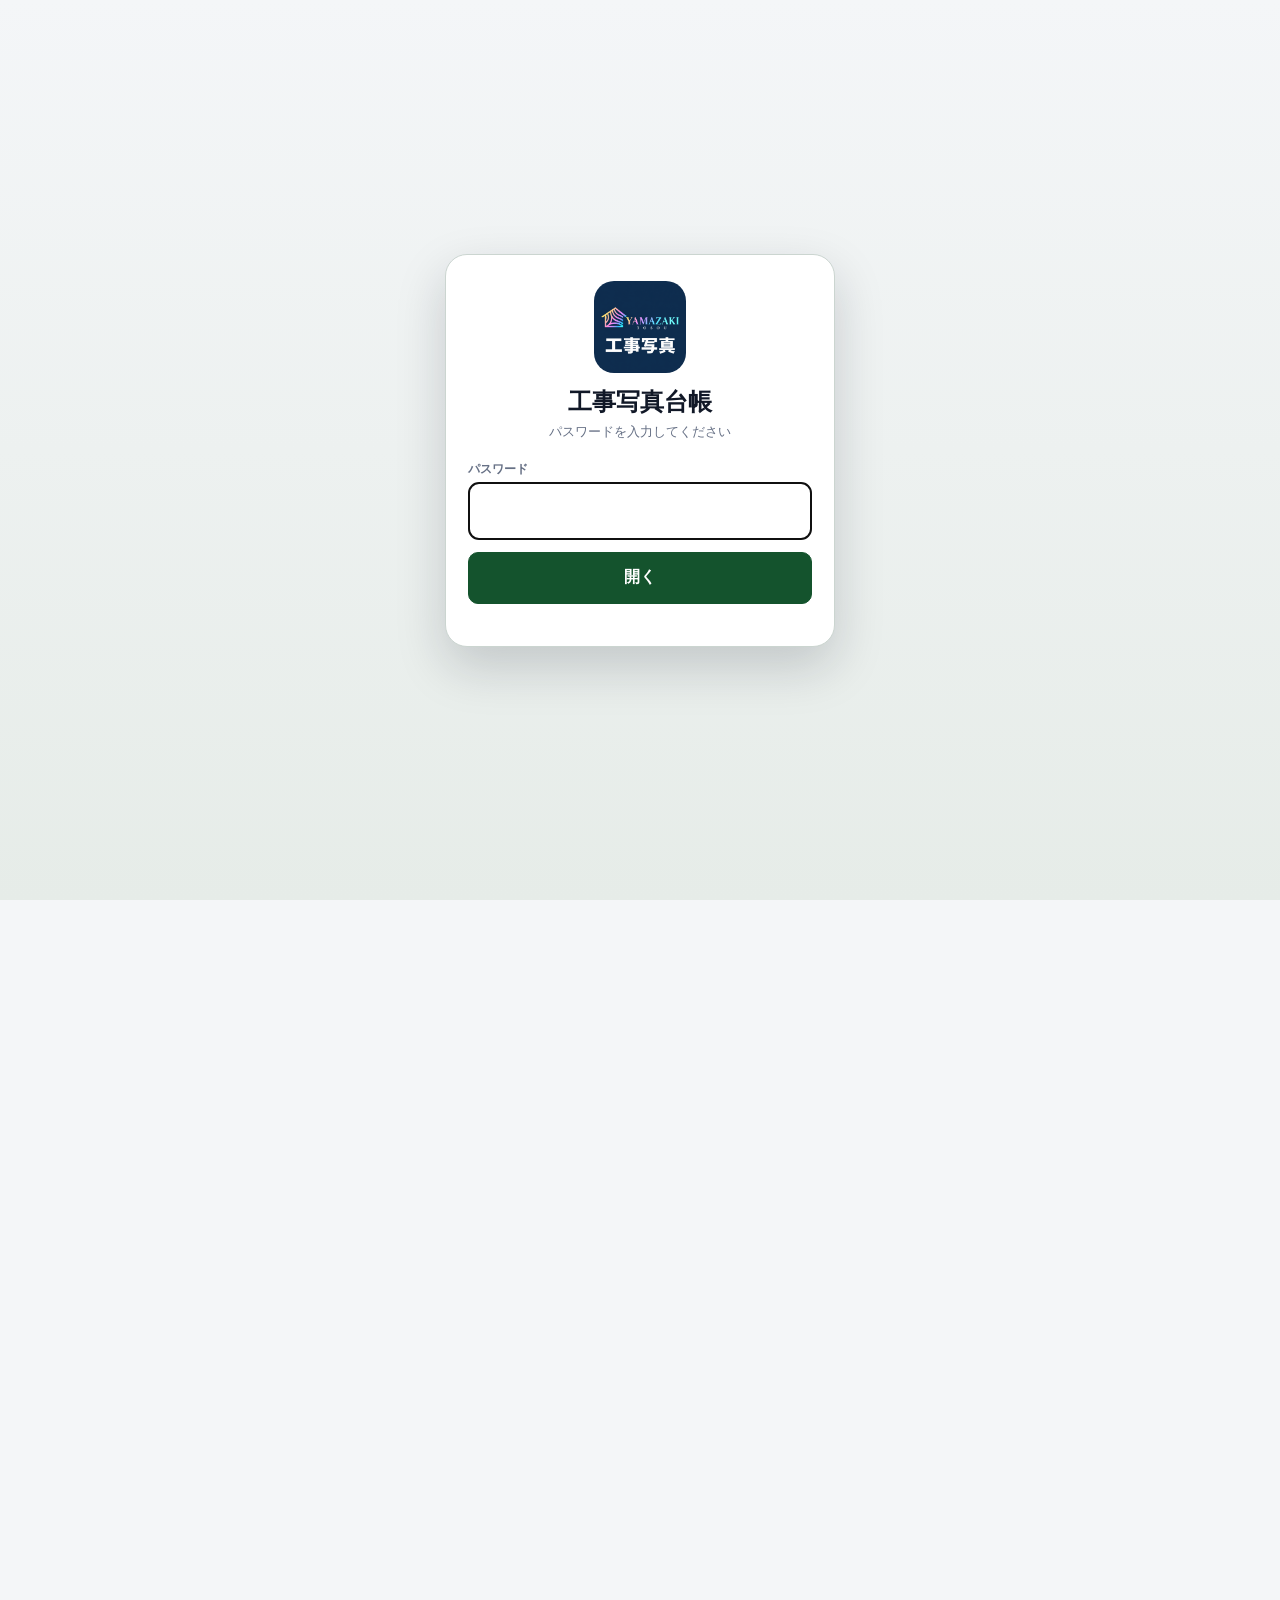
<file: index.html>
<!doctype html>
<html lang="ja">
<head>
<meta charset="utf-8">
<meta name="viewport" content="width=device-width,initial-scale=1,viewport-fit=cover">
<meta name="theme-color" content="#0b2337">
<meta name="robots" content="noindex,nofollow,noarchive">
<meta name="referrer" content="no-referrer">
<meta name="apple-mobile-web-app-capable" content="yes">
<meta name="apple-mobile-web-app-status-bar-style" content="default">
<meta name="apple-mobile-web-app-title" content="工事写真">
<link rel="manifest" href="./manifest.webmanifest?v=2">
<link rel="apple-touch-icon" href="./icons/icon-photo-1254.png?v=2">
<link rel="icon" type="image/png" href="./icons/icon-photo-1254.png?v=2">
<title>工事写真台帳</title>
<style>
:root{--bg:#f4f6f8;--ink:#111827;--muted:#667085;--line:#111;--green:#14532d;--red:#7f1d1d;--paper:#fff;--safe-top:env(safe-area-inset-top);--safe-bottom:env(safe-area-inset-bottom)}
*{box-sizing:border-box}html{-webkit-text-size-adjust:100%}body{margin:0;background:var(--bg);color:var(--ink);font-family:-apple-system,BlinkMacSystemFont,'Segoe UI','Yu Gothic','YuGothic','Hiragino Kaku Gothic ProN',Meiryo,sans-serif;padding-bottom:calc(78px + var(--safe-bottom))}button,input,select{font:inherit;font-size:16px!important;min-height:44px;border-radius:10px}button{border:1px solid #b8bec8;background:#fff;padding:9px 11px;font-weight:700}.primary{background:var(--green)!important;color:#fff!important;border-color:var(--green)!important}.danger{background:var(--red)!important;color:#fff!important;border-color:var(--red)!important}input,select{width:100%;border:1px solid #cfd4dc;padding:9px;background:#fff}label{font-size:12px;color:var(--muted);display:block;margin:0 0 4px}header{position:sticky;top:0;z-index:30;background:rgba(255,255,255,.96);border-bottom:1px solid #ddd;padding:calc(10px + var(--safe-top)) 12px 10px;backdrop-filter:blur(10px)}.appBrand{display:flex;align-items:center;gap:10px}.appLogo{width:56px;height:56px;border-radius:13px;display:block;object-fit:cover;flex:0 0 auto}.appTitle{min-width:0}h1{font-size:19px;line-height:1.25;margin:0;font-weight:800}.sub{font-size:12px;color:var(--muted);line-height:1.45;margin-top:2px}main{max-width:1180px;margin:12px auto;padding:0 10px 110px}.panel{background:#fff;border:1px solid #ddd;border-radius:14px;padding:12px;margin:10px 0;box-shadow:0 1px 2px #0001}.ok{background:#ecfdf5;border-color:#bbf7d0;color:#14532d}.grid{display:grid;grid-template-columns:repeat(3,1fr);gap:10px}.toolbar{display:flex;gap:8px;flex-wrap:wrap;margin-top:8px}.tabs{display:flex;gap:8px;overflow:auto;padding:6px 0}.tab{white-space:nowrap;border-radius:999px}.tab.active{background:#111;color:#fff}.section{display:none}.section.active{display:block}h2{font-size:18px;margin:0 0 10px}.note{font-size:13px;line-height:1.6;color:#344054}
.access-locked{overflow:hidden}.access-locked>header,.access-locked>main,.access-locked>.bottom-bar,.access-locked>#printRoot{visibility:hidden}.accessGate{position:fixed;inset:0;z-index:1000;display:grid;place-items:center;padding:calc(24px + var(--safe-top)) 22px calc(24px + var(--safe-bottom));background:linear-gradient(180deg,#f4f6f8,#e6ece8)}.accessGate[hidden]{display:none}.accessPanel{width:min(100%,390px);padding:26px 22px 22px;text-align:center;border:1px solid #cbd5d0;border-radius:22px;background:#fff;box-shadow:0 20px 50px rgba(17,24,39,.18)}.accessIcon{width:92px;height:92px;border-radius:20px;display:block;margin:0 auto 14px}.accessPanel h1{font-size:24px;margin:0 0 6px}.accessPanel p{font-size:13px;color:#667085;margin:0 0 20px}.accessPanel label{text-align:left;font-weight:800}.accessInput{width:100%;height:58px;text-align:center;font-size:27px!important;font-weight:900;letter-spacing:.28em;padding-left:calc(9px + .28em)}.accessButton{width:100%;height:52px;margin-top:12px;background:#14532d;color:#fff;border-color:#14532d}.accessError{min-height:20px;color:#b42318;font-size:12px;font-weight:800;padding-top:8px}
.cover-preview-wrap{overflow:auto;padding:8px;background:#f8fafc;border-radius:12px}.cover-page{width:210mm;height:297mm;background:var(--paper);margin:0 auto;border:1px solid #d0d5dd;position:relative;padding:24mm 21mm}.cover-inner{height:100%;border:1.4pt solid var(--line);padding:20mm 12mm 12mm;overflow:hidden}.cover-title{text-align:center;font-size:24px;letter-spacing:.32em;font-family:'Yu Mincho','YuMincho','Hiragino Mincho ProN','MS Mincho',serif;font-weight:500;border-bottom:1.4pt solid var(--line);margin:5mm 20mm 18mm;padding-bottom:3mm;white-space:nowrap}.cover-spacer{height:12mm}.cover-row{display:grid;grid-template-columns:38mm minmax(0,1fr);align-items:end;min-height:22mm;font-family:'Yu Mincho','YuMincho','Hiragino Mincho ProN','MS Mincho',serif;font-size:16px;letter-spacing:.16em}.cover-label{padding-left:3mm;white-space:nowrap}.cover-value{border-bottom:1.2pt solid var(--line);min-height:10mm;padding:0 3mm 1.2mm;letter-spacing:.04em;display:flex;align-items:flex-end;line-height:1.18;max-width:100%;overflow:hidden;overflow-wrap:anywhere;word-break:break-word;white-space:normal}.cover-period{display:grid;grid-template-columns:25mm minmax(0,1fr);gap:4mm;align-items:end;width:100%}.cover-sub-label{text-align:center;letter-spacing:.18em;font-size:.9em;padding-top:2.2mm;align-self:end}.cover-contractor{margin-top:22mm}.cover-inner.no-contractor .cover-spacer{height:16mm}.cover-inner.no-contractor .cover-row{min-height:24mm}
.ledger-list{display:grid;gap:12px}.entry-card{background:#fff;border:1px solid #d0d5dd;border-radius:14px;padding:10px;display:grid;grid-template-columns:minmax(280px,1fr) 210px;gap:12px;align-items:stretch}.photo-box{border:2px dashed #9ca3af;background:#fafafa;display:flex;align-items:center;justify-content:center;text-align:center;color:#667085;position:relative;overflow:hidden;border-radius:10px;aspect-ratio:16/9;min-height:220px}.photo-box img{width:100%;height:100%;object-fit:cover;object-position:center center;display:block}.side-box{border:1.4pt solid var(--line);background:#fff;display:grid;grid-template-rows:42px 46px repeat(4,42px);font-family:'Yu Gothic','YuGothic',Meiryo,sans-serif;overflow:hidden}.side-row{border-bottom:1.1pt solid var(--line);display:grid;align-items:center}.side-row:last-child{border-bottom:0}.side-no{grid-template-columns:54px 1fr}.no-label,.work-label{border-right:1.1pt solid var(--line);padding-left:10px;font-size:17px;height:100%;display:flex;align-items:center}.work-row{grid-template-columns:54px 1fr}.side-box input{border:0;border-radius:0;min-height:0;height:100%;font-size:16px!important;padding:3px 8px}.side-box input.no-input{font-size:20px!important;text-align:center;font-weight:700;padding:0 4px}.note-line{border-bottom:1.1pt dotted #777}.card-footer{grid-column:1/-1;display:grid;grid-template-columns:2fr 1fr 1fr 1fr;gap:8px;align-items:end}.photo-file label{font-size:12px;color:#344054;font-weight:700;margin-bottom:3px}.photo-file input{font-size:14px!important;min-height:40px;padding:6px;background:#fff}.card-footer button{font-size:14px!important;min-height:40px;padding:6px 8px}
#printRoot{display:none}.print-page{width:210mm;height:297mm;background:#fff;position:relative;overflow:hidden;page-break-after:always;break-after:page}.print-page:last-child{page-break-after:auto;break-after:auto}.photo-print-page{padding:14mm 14mm 12mm}.print-entry{height:80mm;display:grid;grid-template-columns:1fr 50mm;gap:12mm;align-items:stretch;margin-bottom:9mm}.print-entry:last-child{margin-bottom:0}.print-photo{border:1.4pt solid var(--line);height:100%;display:flex;align-items:center;justify-content:center;overflow:hidden;background:#fff}.print-photo img{width:100%;height:100%;object-fit:cover;object-position:center center;display:block}.print-info{border:1.4pt solid var(--line);height:100%;display:grid;grid-template-rows:11mm 14mm repeat(4,1fr);font-family:'Yu Gothic','YuGothic',Meiryo,sans-serif}.print-no{border-bottom:1.1pt solid var(--line);font-size:16px;padding:1.8mm 4mm}.print-work{border-bottom:1.1pt double var(--line);display:grid;grid-template-columns:14mm 1fr;align-items:center}.print-work-label{font-size:13px;padding-left:3mm;border-right:1.1pt solid var(--line);height:100%;display:flex;align-items:center}.print-work-text{font-size:13px;text-align:center}.print-line{border-bottom:1.1pt dotted #777;display:flex;align-items:center;justify-content:center;text-align:center;font-size:13px;line-height:1.2;padding:0 2mm;white-space:pre-wrap}.print-line:last-child{border-bottom:0}.bottom-bar{position:fixed;left:0;right:0;bottom:0;z-index:60;display:grid;grid-template-columns:1fr 1fr;gap:8px;padding:8px 10px calc(8px + var(--safe-bottom));background:rgba(255,255,255,.96);border-top:1px solid #d0d5dd;box-shadow:0 -4px 18px rgba(0,0,0,.12);backdrop-filter:blur(10px)}.bottom-bar button{min-height:52px}
@media(max-width:760px){main{max-width:none;margin:8px auto;padding:0 8px 105px}.desktop-only{display:none!important}.grid{grid-template-columns:1fr!important}.panel{padding:10px;margin:8px 0;border-radius:12px}.tabs{position:sticky;top:calc(58px + var(--safe-top));z-index:20;background:var(--bg)}.cover-page{width:100%;height:auto;aspect-ratio:210/297;padding:12px}.cover-inner{padding:22px 12px}.cover-title{font-size:20px;margin:12px 14px 22px;letter-spacing:.22em}.cover-row{font-size:14px;grid-template-columns:76px minmax(0,1fr);min-height:44px}.cover-period{grid-template-columns:54px minmax(0,1fr)}.cover-contractor{margin-top:30px}.entry-card{grid-template-columns:1fr;gap:8px}.photo-box{min-height:190px}.side-box{grid-template-rows:42px 46px repeat(4,42px)}.card-footer{grid-template-columns:1fr 1fr}.photo-file{grid-column:1/-1}}
@media print{@page{size:A4 portrait;margin:10mm 8mm 14mm 8mm}html,body{background:#fff!important;margin:0!important;padding:0!important;width:auto!important;height:auto!important;-webkit-print-color-adjust:exact;print-color-adjust:exact}header,main,.bottom-bar,.no-print{display:none!important}#printRoot{display:block!important;width:100%!important;margin:0!important;padding:0!important}.print-page{width:100%!important;height:205mm!important;min-height:0!important;margin:0 auto!important;padding:0!important;border:0!important;overflow:hidden!important;page-break-after:always;break-after:page}.print-page:last-child{page-break-after:auto!important;break-after:auto!important}.cover-page{width:100%!important;height:205mm!important;aspect-ratio:auto!important;padding:0!important;background:#fff!important}.cover-inner{height:100%!important;padding:11mm 9mm 8mm!important}.cover-title{font-size:17px!important;margin:3mm 16mm 11mm!important;padding-bottom:3mm!important}.cover-spacer{height:8mm!important}.cover-row{font-size:11.5px!important;min-height:15mm!important;grid-template-columns:24mm minmax(0,1fr)!important}.cover-value{min-height:7mm!important}.cover-period{grid-template-columns:17mm minmax(0,1fr)!important}.cover-contractor{margin-top:10mm!important}.photo-print-page{height:205mm!important;padding:0!important;display:flex!important;flex-direction:column!important;justify-content:space-between!important}.print-entry{height:60mm!important;grid-template-columns:1fr 42mm!important;gap:6mm!important;margin:0!important}.print-photo{height:100%!important}.print-info{grid-template-rows:8mm 10mm repeat(4,1fr)!important}.print-no{font-size:11px!important;padding:1mm 2.2mm!important}.print-work{grid-template-columns:10mm 1fr!important}.print-work-label,.print-work-text,.print-line{font-size:9.5px!important}.print-line{padding:0 1mm!important}}
</style>
</head>
<body class="access-locked">
<header class="no-print"><div class="appBrand"><img class="appLogo" src="./icons/icon-photo-1254.png?v=2" alt="山﨑塗装 工事写真"><div class="appTitle"><h1>工事写真台帳</h1><div class="sub">横向き写真専用。表紙を入力し、写真を貼り付けてPDF保存できます。</div></div></div><div class="toolbar desktop-only"><button class="primary" data-global="pdf">PDF作成</button><button data-global="save">入力データ保存</button><label class="filebtn">入力データ読込<input id="jsonInput" type="file" accept="application/json"></label><button data-global="add">写真枠追加</button></div></header>
<main><div class="panel ok no-print"><b>使い方:</b> 横向き写真のみ使用できます。表紙入力 → 写真追加 → 工種・コメント入力 → PDF作成。</div><div class="panel no-print"><h2>写真圧縮設定</h2><div class="grid"><div><label>圧縮</label><select id="resizePreset"><option value="strong">大：強く圧縮・軽量（約80〜180KB/枚）</option><option value="middle" selected>中：標準（約150〜350KB/枚）</option><option value="light">小：軽く圧縮・画質優先（約300〜700KB/枚）</option></select></div></div><div id="status" class="note"></div></div><div class="tabs no-print"><button class="tab active" data-section="cover">表紙入力</button><button class="tab" data-section="ledger">写真台帳</button><button class="tab" data-section="help">使い方</button></div>
<section id="cover" class="section active"><div class="panel no-print"><h2>表紙入力</h2><div class="grid"><div><label>現場名</label><input id="siteName" placeholder="例：〇〇マンション外壁改修工事"></div><div><label>工事名</label><input id="workName" value="塗装工事"></div><div><label>施工者</label><input id="contractorName" placeholder="例：施工会社名"></div><div><label>着工</label><input id="startDate" placeholder="例：令和8年6月1日"></div><div><label>竣工</label><input id="finishDate" placeholder="例：令和8年6月30日"></div><div><label>施工者を表紙に表示</label><select id="showContractor"><option value="yes">表示する</option><option value="no">表示しない</option></select></div></div></div><div class="cover-preview-wrap"><div id="coverPreview" class="cover-page"></div></div></section>
<section id="ledger" class="section"><div class="panel no-print"><div class="toolbar"><button class="primary" data-global="add">写真枠追加</button><button data-global="renumber">No.振り直し</button></div></div><div id="ledgerList" class="ledger-list"></div></section><section id="help" class="section"><div class="panel"><h2>使い方</h2><p class="note">横向き写真のみ登録できます。縦向き写真を選んだ場合は登録せず警告します。自由入力欄は4行です。写真表示は枠いっぱい固定です。</p></div></section></main>
<div class="bottom-bar no-print"><button class="primary" data-global="add">枠追加</button><button class="primary" data-global="pdf">PDF</button></div><div id="printRoot"></div>
<script>
const NOTE_LINES=4,PRESETS={strong:{label:'大（強く圧縮・軽量）',maxW:1000,maxH:700,quality:.68,guide:'約80〜180KB/枚'},middle:{label:'中（標準）',maxW:1400,maxH:900,quality:.78,guide:'約150〜350KB/枚'},light:{label:'小（軽く圧縮・画質優先）',maxW:1800,maxH:1200,quality:.86,guide:'約300〜700KB/枚'}};let entries=[1,2,3].map(n=>({no:String(n),work_type:'',notes:Array(NOTE_LINES).fill(''),image:''}));const $=id=>document.getElementById(id),v=id=>$(id)?.value||'',esc=s=>String(s||'').replace(/[&<>"]/g,m=>({'&':'&amp;','<':'&lt;','>':'&gt;','"':'&quot;'}[m]));
function status(m){$('status').textContent=m}function ymd(){const d=new Date();return d.getFullYear()+String(d.getMonth()+1).padStart(2,'0')+String(d.getDate()).padStart(2,'0')}function bytes(n){const kb=n/1024;return kb<1024?Math.round(kb)+'KB':(kb/1024).toFixed(1)+'MB'}function dataBytes(d){const b=d.split(',')[1]||'';return Math.round(b.length*3/4)}function preset(){return PRESETS[v('resizePreset')||'middle']||PRESETS.middle}function updatePreset(){const p=preset();status('現在：'+p.label+'　目安 '+p.guide+'。横向き写真専用です。')}
function getCover(){return{siteName:v('siteName'),workName:v('workName'),startDate:v('startDate'),finishDate:v('finishDate'),contractorName:v('contractorName'),showContractor:v('showContractor')}}function coverHtml(c){const show=c.showContractor!=='no';return `<div class="cover-inner ${show?'':'no-contractor'}"><div class="cover-title">工事写真帳</div><div class="cover-spacer"></div><div class="cover-row"><div class="cover-label">現場名</div><div class="cover-value">${esc(c.siteName)}</div></div><div class="cover-row"><div class="cover-label">工事名</div><div class="cover-value">${esc(c.workName)}</div></div><div class="cover-row"><div class="cover-label">工　期</div><div class="cover-value"><div style="width:100%"><div class="cover-period"><div class="cover-sub-label">着工</div><div>${esc(c.startDate)}</div></div><div class="cover-period"><div class="cover-sub-label">竣工</div><div>${esc(c.finishDate)}</div></div></div></div></div>${show?`<div class="cover-row cover-contractor"><div class="cover-label">施工者</div><div class="cover-value">${esc(c.contractorName)}</div></div>`:''}</div>`}function renderCover(){$('coverPreview').innerHTML=coverHtml(getCover())}
function placeholder(){return '<div>横向き写真を追加</div>'}function imgTag(src){return `<img src="${src}">`}function sync(){entries=[...document.querySelectorAll('.entry-card')].map((c,i)=>{const img=c.querySelector('.photo-box img'),notes=[...c.querySelectorAll('.note-input')].map(x=>x.value||'');while(notes.length<NOTE_LINES)notes.push('');return{no:c.querySelector('.no-input')?.value||String(i+1),work_type:c.querySelector('.work-input')?.value||'',notes:notes.slice(0,NOTE_LINES),image:img?img.src:''}})}function syncSafe(){if(document.querySelectorAll('.entry-card').length)sync()}
function side(e){let ns='';for(let i=0;i<NOTE_LINES;i++)ns+=`<div class="side-row note-line"><input class="note-input" value="${esc((e.notes||[])[i]||'')}" placeholder="自由入力"></div>`;return `<div class="side-box"><div class="side-row side-no"><div class="no-label">No.</div><input class="no-input" value="${esc(e.no||'')}"></div><div class="side-row work-row"><div class="work-label">工種</div><input class="work-input" value="${esc(e.work_type||'')}"></div>${ns}</div>`}function card(e,i){return `<div class="entry-card" data-index="${i}"><div class="photo-box">${e.image?imgTag(e.image):placeholder()}</div>${side(e)}<div class="card-footer no-print"><div class="photo-file"><label>写真追加（横向きのみ）</label><input class="photo-input" type="file" accept="image/*" data-index="${i}"></div><button data-action="delphoto" data-index="${i}">写真削除</button><button data-action="delcomment" data-index="${i}">コメント削除</button><button class="danger" data-action="delcard" data-index="${i}">枠削除</button></div></div>`}
function renderLedger(){$('ledgerList').innerHTML=entries.map(card).join('');updateCount()}function addEntry(){syncSafe();entries.push({no:String(entries.length+1),work_type:'',notes:Array(NOTE_LINES).fill(''),image:''});renderLedger();setTimeout(()=>document.querySelectorAll('.entry-card')[entries.length-1]?.scrollIntoView({behavior:'smooth',block:'center'}),30)}function renumber(){syncSafe();entries.forEach((e,i)=>e.no=String(i+1));renderLedger();status('No.を振り直しました。')}function updateCount(){const c=entries.filter(e=>e.image).length;if(c)status('写真 '+c+'枚 / 写真ページ '+Math.ceil(c/3)+'ページ')}
function loadImage(file,i){syncSafe();const p=preset(),before=file.size,r=new FileReader();r.onload=()=>{const im=new Image();im.onload=()=>{if(im.width<im.height){alert('横向き写真のみ使用できます。横向きで撮影した写真を選択してください。');return}let w=im.width,h=im.height,ra=Math.min(1,p.maxW/w,p.maxH/h);w=Math.max(1,Math.round(w*ra));h=Math.max(1,Math.round(h*ra));const ca=document.createElement('canvas');ca.width=w;ca.height=h;ca.getContext('2d').drawImage(im,0,0,w,h);const data=ca.toDataURL('image/jpeg',p.quality);entries[i].image=data;renderLedger();status('取込前 '+bytes(before)+' → 取込後 約'+bytes(dataBytes(data))+'（横向き写真）')};im.onerror=()=>alert('写真を読み込めませんでした。');im.src=r.result};r.readAsDataURL(file)}function delPhoto(i){syncSafe();entries[i].image='';renderLedger();status('写真を削除しました。')}function delComment(i){syncSafe();entries[i].notes=Array(NOTE_LINES).fill('');renderLedger();status('コメントを削除しました。')}function delCard(i){syncSafe();if(!confirm('この写真枠を削除します。よろしいですか？'))return;entries.splice(Number(i),1);if(entries.length===0)entries.push({no:'1',work_type:'',notes:Array(NOTE_LINES).fill(''),image:''});entries.forEach((e,j)=>e.no=String(j+1));renderLedger();status('枠を削除しました。')}
function exportJson(){syncSafe();const data={cover:getCover(),compression:v('resizePreset')||'middle',entries};const site=(data.cover.siteName||'現場名未入力').replace(/[\\/:*?"<>|\s]+/g,'_');download(new Blob([JSON.stringify(data,null,2)],{type:'application/json'}),site+'_工事写真台帳_入力データ_'+ymd()+'.json');status('入力データを保存しました。')}function download(blob,name){const a=document.createElement('a');a.href=URL.createObjectURL(blob);a.download=name;document.body.appendChild(a);a.click();setTimeout(()=>{URL.revokeObjectURL(a.href);a.remove()},600)}function importJson(ev){const f=ev.target.files[0];if(!f)return;if(!confirm('現在の入力内容を読み込むデータで上書きします。よろしいですか？'))return;const r=new FileReader();r.onload=()=>{try{const d=JSON.parse(r.result),c=d.cover||{};['siteName','workName','startDate','finishDate','contractorName','showContractor'].forEach(k=>{if($(k))$(k).value=c[k]||''});if(d.compression&&PRESETS[d.compression])$('resizePreset').value=d.compression;entries=(Array.isArray(d.entries)&&d.entries.length?d.entries:entries).map((e,i)=>{let n=Array.isArray(e.notes)?e.notes.slice(0,NOTE_LINES):[];while(n.length<NOTE_LINES)n.push('');return{no:e.no||String(i+1),work_type:e.work_type||'',notes:n,image:e.image||''}});renderLedger();renderCover();updatePreset();status('入力データを読み込みました。')}catch(e){alert('入力データを読み込めませんでした: '+(e.message||e))}};r.readAsText(f);ev.target.value=''}
function printEntry(e){const row=document.createElement('div');row.className='print-entry';const ph=document.createElement('div');ph.className='print-photo';ph.innerHTML=imgTag(e.image);const info=document.createElement('div');info.className='print-info';info.innerHTML=`<div class="print-no">No.　${esc(e.no)}</div><div class="print-work"><div class="print-work-label">工種</div><div class="print-work-text">${esc(e.work_type)}</div></div>`;for(let i=0;i<NOTE_LINES;i++){const line=document.createElement('div');line.className='print-line';line.textContent=(e.notes&&e.notes[i])||'';info.appendChild(line)}row.appendChild(ph);row.appendChild(info);return row}function buildPrint(){syncSafe();const root=$('printRoot');root.innerHTML='';const cover=document.createElement('div');cover.className='print-page cover-page';cover.innerHTML=coverHtml(getCover());root.appendChild(cover);const photos=entries.filter(e=>e.image);for(let i=0;i<photos.length;i+=3){const page=document.createElement('div');page.className='print-page photo-print-page';photos.slice(i,i+3).forEach(e=>page.appendChild(printEntry(e)));root.appendChild(page)}return photos.length}function printPdf(){const pc=buildPrint();if(pc===0&&!confirm('写真が1枚も入っていません。表紙のみでPDF作成しますか？'))return;const pp=Math.ceil(pc/3),total=1+pp,site=(v('siteName')||'現場名未入力').replace(/[\\/:*?"<>|\s]+/g,'_'),name=site+'_工事写真台帳_'+ymd();const msg=`PDF作成前確認

表紙：1ページ
写真枚数：${pc}枚
写真ページ：${pp}ページ
合計：${total}ページ
保存候補名：${name}

この内容でPDF作成しますか？`;if(!confirm(msg))return;const old=document.title;document.title=name;setTimeout(()=>{window.print();setTimeout(()=>document.title=old,800)},150)}
document.addEventListener('click',e=>{const s=e.target.closest('[data-section]');if(s){document.querySelectorAll('.section').forEach(x=>x.classList.remove('active'));$(s.dataset.section).classList.add('active');document.querySelectorAll('.tab').forEach(x=>x.classList.remove('active'));s.classList.add('active')}const g=e.target.closest('[data-global]');if(g){const a=g.dataset.global;if(a==='add')addEntry();if(a==='pdf')printPdf();if(a==='save')exportJson();if(a==='renumber')renumber()}});$('ledgerList').addEventListener('click',e=>{const b=e.target.closest('[data-action]');if(!b)return;const i=Number(b.dataset.index),a=b.dataset.action;if(a==='delphoto')delPhoto(i);if(a==='delcomment')delComment(i);if(a==='delcard')delCard(i)});$('ledgerList').addEventListener('change',e=>{const file=e.target.closest('.photo-input');if(file){const i=Number(file.dataset.index);if(file.files&&file.files[0])loadImage(file.files[0],i);file.value='';return}});['siteName','workName','startDate','finishDate','contractorName'].forEach(id=>$(id).addEventListener('input',renderCover));$('showContractor').addEventListener('change',renderCover);$('resizePreset').addEventListener('change',updatePreset);$('jsonInput').addEventListener('change',importJson);updatePreset();renderCover();renderLedger();
</script>
<script src="./access.js" defer></script>
</body>
</html>
</file>
